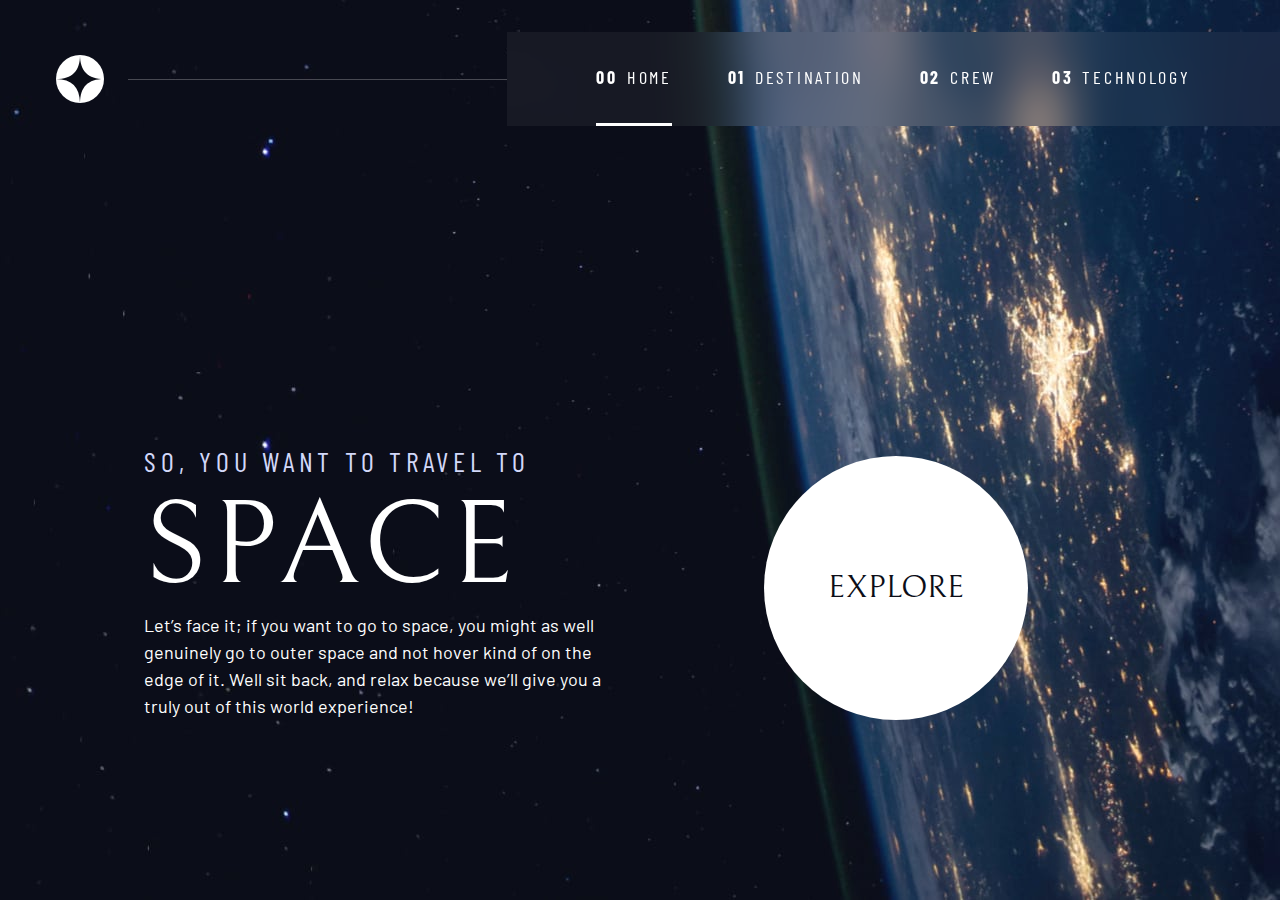
<file: index.html>
<!DOCTYPE html>
<html lang="en">

<head>
    <meta charset="UTF-8">
    <meta http-equiv="X-UA-Compatible" content="IE=edge">
    <meta name="viewport" content="width=device-width, initial-scale=1.0">
    <!-- Google fonts -->
    <link rel="preconnect" href="https://fonts.googleapis.com">
    <link rel="preconnect" href="https://fonts.gstatic.com" crossorigin>
    <link
        href="https://fonts.googleapis.com/css2?family=Barlow+Condensed:wght@400;700&family=Bellefair&family=Barlow:wght@400;700&display=swap"
        rel="stylesheet">
    <link rel="stylesheet" href="index.css">
    <script src="index.js" defer></script>
    <title>Defie-6</title>
</head>

<body class="home">
    <a class="skip-to-content" href="#main">Skip to  content</a>
    <header class="primary-header flex">
        <div>
            <img src="./assets/shared/logo.svg" alt="space tourism logo" class="logo">
        </div>
        <button class="mobile-nav-toggle" aria-controls="primary-navigation"><span class="sr-only"
                aria-expanded="false">Menu</span></button>
        <nav>
            <ul id="primary-navigation" data-visible='false' class="primary-navigation active underline-indicators flex">
                <li class="active"><a class="ff-sans-cond uppercase text-white letter-spacing-2"
                        href="index.html"><span arira-hidden="true">00</span>Home</a>
                <li><a class="ff-sans-cond uppercase text-white letter-spacing-2"
                        href="destination.html"><span arira-hidden="true">01</span>Destination</a>
                <li><a class="ff-sans-cond uppercase text-white letter-spacing-2"
                        href="crew.html"><span arira-hidden="true">02</span>Crew</a>
                <li><a class="ff-sans-cond uppercase text-white letter-spacing-2"
                        href="technology.html"><span arira-hidden="true">03</span>Technology</a>
            </ul>
        </nav>
    </header>  

    
    <main id="main" class="grid-container grid-container--home">
        <div>
            <h1 class="text-accent fs-500 ff-sans-cond uppercase letter-spacing-1">So, you want to travel to
                <span class="fs-900 ff-serif text-white d-block"> Space</span>
            </h1>
            <p> Let’s face it; if you want to go to space, you might as well genuinely go to
                outer space and not hover kind of on the edge of it. Well sit back, and relax
                because we’ll give you a truly out of this world experience!
            </p>
        </div>
        <div>
            <a href="destination.html" class="large-button uppercase ff-serif text-dark bg-white">Explore</a>
        </div>
    </main>


</body>

</html>
</file>
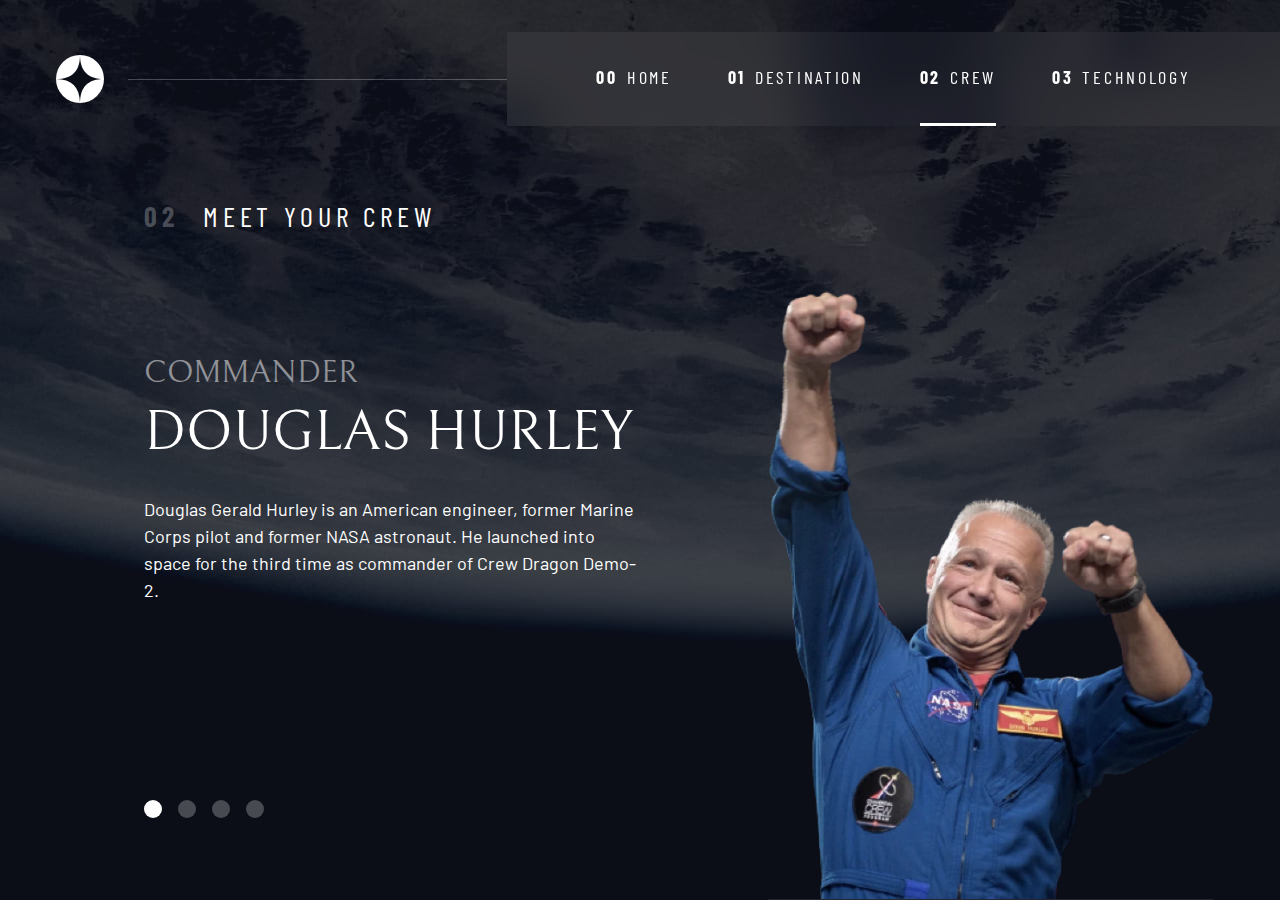
<file: crew.html>
<!DOCTYPE html>
<html lang="en">

<head>
    <meta charset="UTF-8">
    <meta http-equiv="X-UA-Compatible" content="IE=edge">
    <meta name="viewport" content="width=device-width, initial-scale=1.0">
    <!-- Google fonts -->
    <link rel="preconnect" href="https://fonts.googleapis.com">
    <link rel="preconnect" href="https://fonts.gstatic.com" crossorigin>
    <link
        href="https://fonts.googleapis.com/css2?family=Barlow+Condensed:wght@400;700&family=Bellefair&family=Barlow:wght@400;700&display=swap"
        rel="stylesheet">
    <link rel="stylesheet" href="index.css">
    <script src="index.js" defer></script>
    <script src="tabs.js" defer></script>
    <title>Crew</title>
</head>

<body class="crew">
    <a class="skip-to-content" href="#main">Skip to content</a>

    <header class="primary-header flex">
        <div>
            <img src="./assets/shared/logo.svg" alt="space tourism logo" class="logo">
        </div>
        <button class="mobile-nav-toggle" aria-controls="primary-navigation"><span class="sr-only"
                aria-expanded="false">Menu</span></button>
        <nav>
            <ul id="primary-navigation" data-visible='false'
                class="primary-navigation active underline-indicators flex">
                <li><a class="ff-sans-cond uppercase text-white letter-spacing-2" href="index.html"><span
                            arira-hidden="true">00</span>Home</a>
                <li><a class="ff-sans-cond uppercase text-white letter-spacing-2" href="destination.html"><span
                            arira-hidden="true">01</span>Destination</a>
                <li class="active"><a class="ff-sans-cond uppercase text-white letter-spacing-2" href="crew.html"><span
                            arira-hidden="true">02</span>Crew</a>
                <li><a class="ff-sans-cond uppercase text-white letter-spacing-2" href="technology.html"><span
                            arira-hidden="true">03</span>Technology</a>
            </ul>
        </nav>
    </header>

    <main id="main" class="grid-container grid-container--crew flow">
        <h1 class="numbered-title"><span aria-hidden="true">02</span> Meet your crew</h1>

        <div class="dot-indicators flex" role="tablist" aria-label="crew member list">
            <button aria-selected="true" aria-controls="commander-tab" role="tab" data-image="commander-image"
                tabindex="0"><span class="sr-only">The commander</span></button>
            <button aria-selected="false" aria-controls="mission-tab" role="tab" data-image="mission-image"
                tabindex="-1"><span class="sr-only">The mission specialist</span></button>
            <button aria-selected="false" aria-controls="pilot-tab" role="tab" data-image="pilot-image"
                tabindex="-1"><span class="sr-only">The pilot</span></button>
            <button aria-selected="false" aria-controls="crew-tab" role="tab" data-image="crew-image"
                tabindex="-1"><span class="sr-only">The crew engineer</span></button>
        </div>

        <!-- commander -->
        <article class="crew-details flow" id="commander-tab" role="tabpanel" tabindex="0">
            <header class="flow flow--space-small">
                <h2 class="fs-600 ff-serif uppercase">Commander</h2>
                <p class="fs-700 uppercase ff-serif">Douglas Hurley</p>
            </header>
            <p>Douglas Gerald Hurley is an American engineer, former Marine Corps pilot
                and former NASA astronaut. He launched into space for the third time as
                commander of Crew Dragon Demo-2.</p>
        </article>

        <!-- mission specialist -->
        <article hidden class="crew-details flow" id="mission-tab" role="tabpanel" tabindex="0">
            <header class="flow flow--space-small">
                <h2 class="fs-600 ff-serif uppercase">Mission Specialist</h2>
                <p class="fs-700 uppercase ff-serif">Mark SHuttleworth</p>
            </header>
            <p>Mark Richard Shuttleworth is the founder and CEO of Canonical, the company behind
                the Linux-based Ubuntu operating system. Shuttleworth became the first South
                African to travel to space as a space tourist.</p>
        </article>

        <!-- pilot -->
        <article hidden class="crew-details flow" id="pilot-tab" role="tabpanel" tabindex="0">
            <header class="flow flow--space-small">
                <h2 class="fs-600 ff-serif uppercase">Pilot</h2>
                <p class="fs-700 uppercase ff-serif">Victor Glover</p>
            </header>
            <p>Pilot on the first operational flight of the SpaceX Crew Dragon to the
                International Space Station. Glover is a commander in the U.S. Navy where
                he pilots an F/A-18.He was a crew member of Expedition 64, and served as a
                station systems flight engineer.</p>
        </article>

        <!-- engineer -->
        <article hidden class="crew-details flow" id="crew-tab" role="tabpanel" tabindex="0">
            <header class="flow flow--space-small">
                <h2 class="fs-600 ff-serif uppercase">Flight Engineer</h2>
                <p class="fs-700 uppercase ff-serif">Anousheh Ansari</p>
            </header>
            <p>Anousheh Ansari is an Iranian American engineer and co-founder of Prodea Systems.
                Ansari was the fourth self-funded space tourist, the first self-funded woman to
                fly to the ISS, and the first Iranian in space.</p>
        </article>


        <picture id="commander-image">
            <source srcset="assets/crew/image-douglas-hurley.webp" type="image/webp">
            <img src="assets/crew/image-douglas-hurley.png" alt="Douglas Hurley">
        </picture>
        <picture hidden id="mission-image">
            <source srcset="assets/crew/image-mark-shuttleworth.webp" type="image/webp">
            <img src="assets/crew/image-mark-shuttleworth.png" alt="Douglas Hurley">
        </picture>
        <picture hidden id="pilot-image">
            <source srcset="assets/crew/image-victor-glover.webp" type="image/webp">
            <img src="assets/crew/image-victor-glover.png" alt="Douglas Hurley">
        </picture>
        <picture hidden id="crew-image">
            <source srcset="assets/crew/image-anousheh-ansari.webp" type="image/webp">
            <img src="assets/crew/image-anousheh-ansari.png" alt="Douglas Hurley">
        </picture>
    </main>
</body>

</html>
</file>
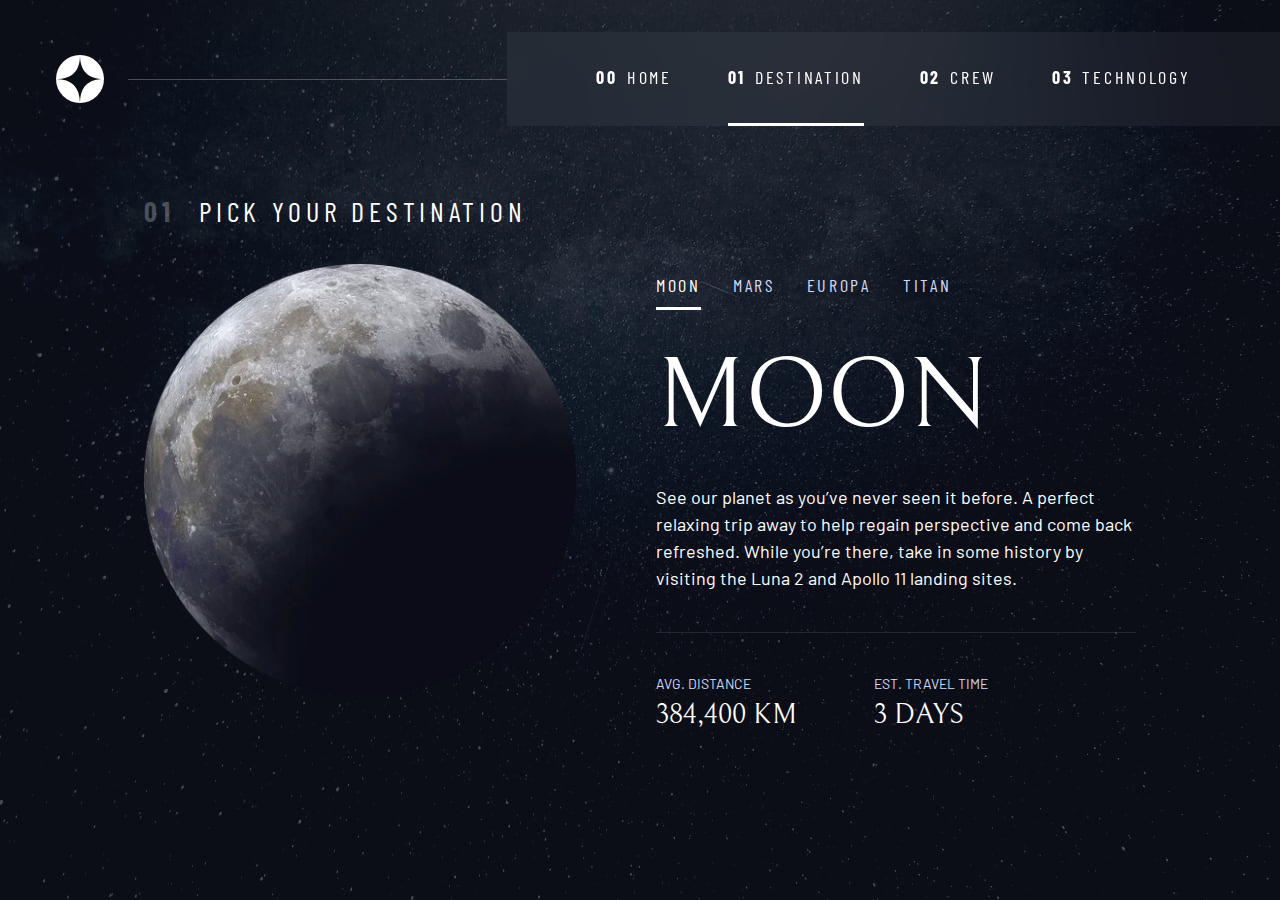
<file: destination.html>
<!DOCTYPE html>
<html lang="en">

<head>
    <meta charset="UTF-8">
    <meta name="viewport" content="width=device-width, initial-scale=1.0">

    <link rel="icon" type="image/png" sizes="32x32" href="./assets/favicon-32x32.png">
    <!-- Google fonts -->
    <link rel="preconnect" href="https://fonts.googleapis.com">
    <link rel="preconnect" href="https://fonts.gstatic.com" crossorigin>
    <link
        href="https://fonts.googleapis.com/css2?family=Barlow+Condensed:wght@400;700&family=Bellefair&family=Barlow:wght@400;700&display=swap"
        rel="stylesheet">

    <!-- Our custom CSS -->
    <link rel="stylesheet" href="index.css">
    <title>Frontend Mentor | Space tourism website</title>
    <script src="index.js" defer></script>
    <script src="tabs.js" defer></script>
</head>

<body class="destination">
    <a class="skip-to-content" href="#main">Skip to content</a>
    <header class="primary-header flex">
        <div>
            <img src="./assets/shared/logo.svg" alt="space tourism logo" class="logo">
        </div>
        <button class="mobile-nav-toggle" aria-controls="primary-navigation"><span class="sr-only"
                aria-expanded="false">Menu</span></button>
        <nav>
            <ul id="primary-navigation" data-visible="false"
                class="primary-navigation active underline-indicators flex">
                <li><a class="ff-sans-cond uppercase text-white letter-spacing-2" href="index.html"><span
                            aria-hidden="true">00</span>Home</a>
                <li class="active"><a class="ff-sans-cond uppercase text-white letter-spacing-2" href="destination.html"><span
                            aria-hidden="true">01</span>Destination</a>
                <li><a class="ff-sans-cond uppercase text-white letter-spacing-2" href="crew.html"><span
                            aria-hidden="true">02</span>Crew</a>
                <li><a class="ff-sans-cond uppercase text-white letter-spacing-2" href="technology.html"><span
                            aria-hidden="true">03</span>Technology</a>
            </ul>
        </nav>
    </header>

    <main id="main" class="grid-container grid-container--destination flow">
        <h1 class="numbered-title"><span aria-hidden="true">01</span> Pick your destination</h1>

        <picture id="moon-image">
            <source srcset="assets/destination/image-moon.webp" type="image/webp">
            <img src="assets/destination/image-moon.png" alt="the moon">
        </picture>
        <picture hidden id="mars-image">
            <source srcset="assets/destination/image-mars.webp" type="image/webp">
            <img src="assets/destination/image-mars.png" alt="the planet mars">
        </picture>
        <picture hidden id="europa-image">
            <source srcset="assets/destination/image-europa.webp" type="image/webp">
            <img src="assets/destination/image-europa.png" alt="the planet europa">
        </picture>
        <picture hidden id="titan-image">
            <source srcset="assets/destination/image-titan.webp" type="image/webp">
            <img src="assets/destination/image-titan.png" alt="the moon titan">
        </picture>


        <div class="tab-list underline-indicators flex" role="tablist" aria-label="destination list">
            <button aria-selected="true" role="tab" aria-controls="moon-tab"
                class="uppercase ff-sans-cond text-accent letter-spacing-2" tabindex="0"
                data-image="moon-image">Moon</button>
            <button aria-selected="false" role="tab" aria-controls="mars-tab"
                class="uppercase ff-sans-cond text-accent letter-spacing-2" tabindex="-1"
                data-image="mars-image">Mars</button>
            <button aria-selected="false" role="tab" aria-controls="europa-tab"
                class="uppercase ff-sans-cond text-accent letter-spacing-2" tabindex="-1"
                data-image="europa-image">Europa</button>
            <button aria-selected="false" role="tab" aria-controls="titan-tab"
                class="uppercase ff-sans-cond text-accent letter-spacing-2" tabindex="-1"
                data-image="titan-image">Titan</button>
        </div>

        <!-- The moon -->
        <article class="destination-info flow" id="moon-tab" tabindex="0" role="tabpanel">
            <h2 class="fs-800 uppercase ff-serif">Moon</h2>

            <p>See our planet as you’ve never seen it before. A perfect relaxing trip away to help
                regain perspective and come back refreshed. While you’re there, take in some history
                by visiting the Luna 2 and Apollo 11 landing sites.</p>

            <div class="destination-meta flex">
                <div>
                    <h3 class="text-accent fs-200 uppercase">Avg. distance</h3>
                    <p class="ff-serif uppercase">384,400 km</p>
                </div>
                <div>
                    <h3 class="text-accent fs-200 uppercase">Est. travel time</h3>
                    <p class="ff-serif uppercase">3 days</p>
                </div>
            </div>
        </article>

        <!-- Mars -->
        <article hidden class="destination-info flow" id="mars-tab" tabindex="0" role="tabpanel">
            <h2 class="fs-800 uppercase ff-serif">Mars</h2>

            <p>Don’t forget to pack your hiking boots. You’ll need them to tackle Olympus Mons,
                the tallest planetary mountain in our solar system. It’s two and a half times
                the size of Everest!</p>

            <div class="destination-meta flex">
                <div>
                    <h3 class="text-accent fs-200 uppercase">Avg. distance</h3>
                    <p class="ff-serif uppercase">225 mil. km</p>
                </div>
                <div>
                    <h3 class="text-accent fs-200 uppercase">Est. travel time</h3>
                    <p class="ff-serif uppercase">9 months</p>
                </div>
            </div>
        </article>

        <!-- Europa -->
        <article hidden class="destination-info flow" id="europa-tab" tabindex="0" role="tabpanel">
            <h2 class="fs-800 uppercase ff-serif">Europa</h2>

            <p>The smallest of the four Galilean moons orbiting Jupiter, Europa is a
                winter lover’s dream. With an icy surface, it’s perfect for a bit of
                ice skating, curling, hockey, or simple relaxation in your snug
                wintery cabin.</p>
            <div class="destination-meta flex">
                <div>
                    <h3 class="text-accent fs-200 uppercase">Avg. distance</h3>
                    <p class="ff-serif uppercase">628 mil. km</p>
                </div>
                <div>
                    <h3 class="text-accent fs-200 uppercase">Est. travel time</h3>
                    <p class="ff-serif uppercase">3 years</p>
                </div>
            </div>
        </article>

        <!-- Titan -->
        <article hidden class="destination-info flow" id="titan-tab" tabindex="0" role="tabpanel">
            <h2 class="fs-800 uppercase ff-serif">Titan</h2>

            <p>The only moon known to have a dense atmosphere other than Earth, Titan
                is a home away from home (just a few hundred degrees colder!). As a
                bonus, you get striking views of the Rings of Saturn.</p>

            <div class="destination-meta flex">
                <div>
                    <h3 class="text-accent fs-200 uppercase">Avg. distance</h3>
                    <p class="ff-serif uppercase">1.6 bil. km</p>
                </div>
                <div>
                    <h3 class="text-accent fs-200 uppercase">Est. travel time</h3>
                    <p class="ff-serif uppercase">7 years</p>
                </div>
            </div>
        </article>
    </main>

</body>

</html>
</file>
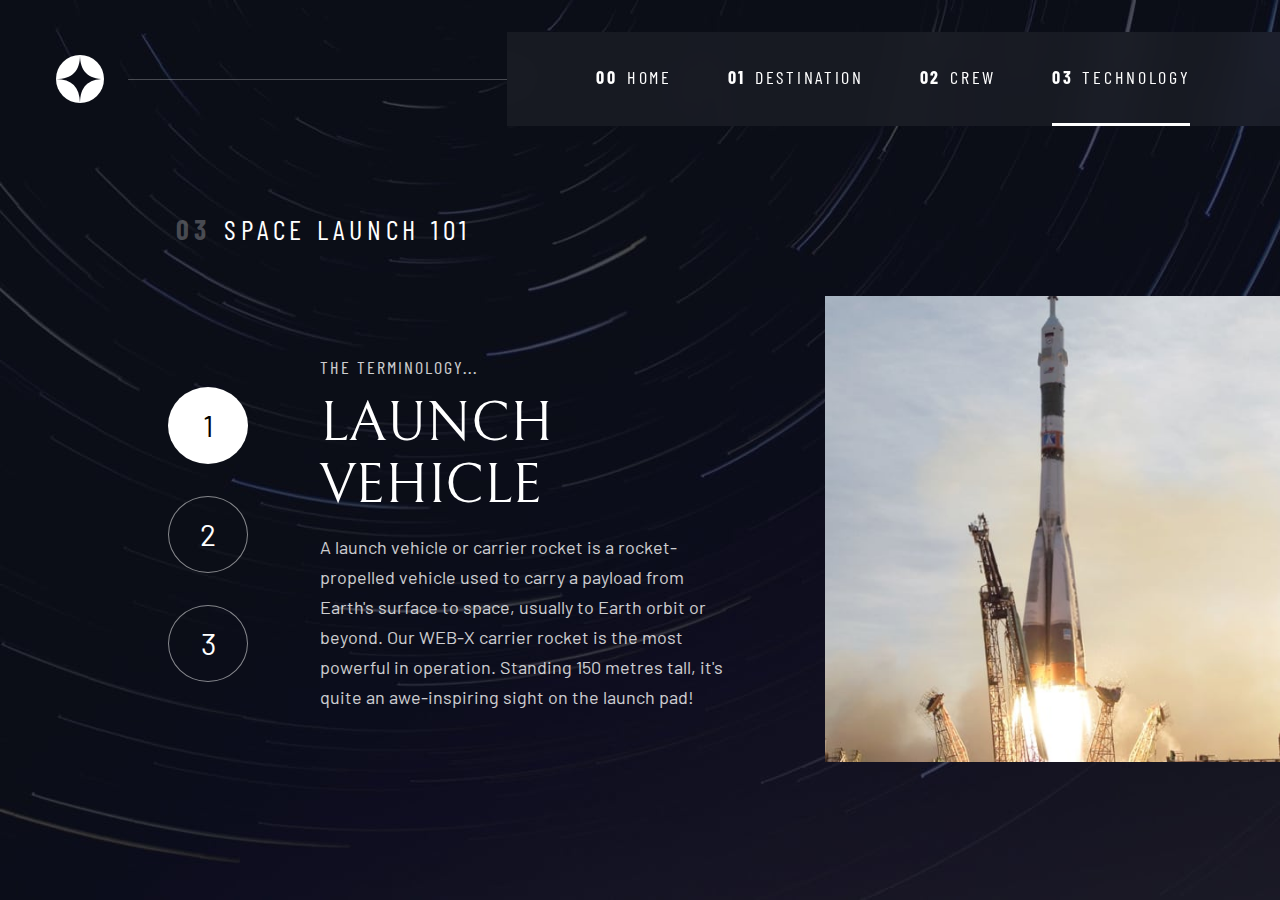
<file: technology.html>
<!DOCTYPE html>
<html lang="en">

<head>
    <meta charset="UTF-8">
    <meta http-equiv="X-UA-Compatible" content="IE=edge">
    <meta name="viewport" content="width=device-width, initial-scale=1.0">
    <!-- Google fonts -->
    <link rel="preconnect" href="https://fonts.googleapis.com">
    <link rel="preconnect" href="https://fonts.gstatic.com" crossorigin>
    <link
        href="https://fonts.googleapis.com/css2?family=Barlow+Condensed:wght@400;700&family=Bellefair&family=Barlow:wght@400;700&display=swap"
        rel="stylesheet">
    <link rel="stylesheet" href="index.css">
    <script src="index.js" defer></script>
    <script src="tabs.js" defer></script>
    <title>Technology</title>
</head>

<body class="technology">
    <a class="skip-to-content" href="#main">Skip to content</a>
    <header class="primary-header flex">
        <div>
            <img src="./assets/shared/logo.svg" alt="space tourism logo" class="logo">
        </div>
        <button class="mobile-nav-toggle" aria-controls="primary-navigation"><span class="sr-only"
                aria-expanded="false">Menu</span></button>
        <nav>
            <ul id="primary-navigation" data-visible='false'
                class="primary-navigation active underline-indicators flex">
                <li><a class="ff-sans-cond uppercase text-white letter-spacing-2" href="index.html"><span
                            arira-hidden="true">00</span>Home</a>
                <li><a class="ff-sans-cond uppercase text-white letter-spacing-2" href="destination.html"><span
                            arira-hidden="true">01</span>Destination</a>
                <li><a class="ff-sans-cond uppercase text-white letter-spacing-2" href="crew.html"><span
                            arira-hidden="true">02</span>Crew</a>
                <li class="active"><a class="ff-sans-cond uppercase text-white letter-spacing-2"
                        href="technology.html"><span arira-hidden="true">03</span>Technology</a>
            </ul>
        </nav>
    </header>

    <div class="technology-container">
        <main id="main" class="grid-container grid-container--technology flex">
            <h1 class="numbered-title technology-title"><span aria-hidden="true">03</span>Space launch 101</h1>
    
            <picture id="vehicle-image" class="tehcnology-picture">
                <source srcset="assets/technology/image-launch-vehicle-landscape.jpg" type="image">
                <img src="assets/technology/image-launch-vehicle-portrait.jpg" alt="launch-vehicle">
            </picture>
            <picture hidden id="spaceport-image" class="tehcnology-picture">
                <source srcset="assets/technology/image-spaceport-landscape.jpg" type="image">
                <img src="assets/technology/image-spaceport-portrait.jpg" alt="spaceport">
            </picture>
            <picture hidden id="capsule-image" class="tehcnology-picture">
                <source srcset="assets/technology/image-space-capsule-landscape.jpg" type="image">
                <img src="assets/technology/image-space-capsule-portrait.jpg" alt="space capsule">
            </picture>
    
      
                <div class="dot-indicators dot-technology flex" role="tablist" aria-label="technology member list">
                    <button class="technology-button" aria-selected="true" aria-controls="vehicle-tab" role="tab"
                        data-image="vehicle-image" tabindex="0"><span class="sr-only">The terminology... </span>1</button>
                    <button class="technology-button" aria-selected="false" aria-controls="spaceport-tab" role="tab"
                        data-image="spaceport-image" tabindex="-1"><span class="sr-only">The terminology...
                        </span>2</button>
                    <button class="technology-button" aria-selected="false" aria-controls="capsule-tab" role="tab"
                        data-image="capsule-image" tabindex="-1"><span class="sr-only">The terminology... </span>3</button>
                </div>
    
                <!-- commander -->
               
                <article class="crew-details technology-detail flow" id="vehicle-tab" role="tabpanel" tabindex="0">
                    <header class="flow flow--space-small">
                        <span class="technology-span fs-600 ff-serif uppercase"> The terminology... </span>
                        <p class="fs-700 uppercase ff-serif">Launch vehicle</p>
                    </header>
                    <p> A launch vehicle or carrier rocket is a rocket-propelled vehicle used to carry a payload from
                        Earth's
                        surface to space, usually to Earth orbit or beyond. Our WEB-X carrier rocket is the most powerful in
                        operation. Standing 150 metres tall, it's quite an awe-inspiring sight on the launch pad!</p>
                </article>
    
                <!-- mission specialist -->
                <article hidden class="crew-details technology-detail flow" id="spaceport-tab" role="tabpanel" tabindex="0">
                    <header class="flow flow--space-small">
                        <span class="technology-span fs-600 ff-serif uppercase">The terminology... </span>
                        <p class="fs-700 uppercase ff-serif">Spaceport</p>
                    </header>
                    <p>A spaceport or cosmodrome is a site for launching (or receiving) spacecraft, by analogy to the
                        seaport
                        for ships or airport for aircraft. Based in the famous Cape Canaveral, our spaceport is ideally
                        situated
                        to take advantage of the Earth’s rotation for launch.</p>
                </article>
    
                <!-- pilot -->
                <article hidden class="crew-details technology-detail flow" id="capsule-tab" role="tabpanel" tabindex="0">
                    <header class="flow flow--space-small">
                        <span class="technology-span fs-600 ff-serif uppercase">The terminology... </span>
                        <p class="fs-700 uppercase ff-serif">Space capsule</p>
                    </header>
                    <p>A space capsule is an often-crewed spacecraft that uses a blunt-body reentry capsule to reenter the
                        Earth's atmosphere without wings. Our capsule is where you'll spend your time during the flight. It
                        includes a space gym, cinema, and plenty of other activities to keep you entertained.</p>
                </article>

        </main>
    </div>
   

</body>

</html>
</file>
<file: index.css>
/* ------------------- */
/* Custom properties   */
/* ------------------- */

:root {
    /* colors */
    --clr-dark: 230 35% 7%;
    --clr-light: 231 77% 90%;
    --clr-white: 0 0% 100%;
    
    /* font-sizes */
    --fs-900: clamp(5rem, 8vw + 1rem, 9.375rem);
    --fs-800: 3.5rem;
    --fs-700: 1.5rem;
    --fs-600: 1rem;
    --fs-500: 1rem;
    --fs-400: 0.9375rem;
    --fs-300: 1rem;
    --fs-200: 0.875rem;
    
    /* font-families */
    --ff-serif: "Bellefair", serif;
    --ff-sans-cond: "Barlow Condensed", sans-serif;
    --ff-sans-normal: "Barlow", sans-serif;
}

@media (min-width: 35em) {
    :root {
        --fs-800: 5rem;
        --fs-700: 2.5rem;
        --fs-600: 1.5rem;
        --fs-500: 1.25rem;
        --fs-400: 1rem;
    }
}

@media (min-width: 45em) {
    :root {
        /* font-sizes */
        --fs-800: 6.25rem;
        --fs-700: 3.5rem;
        --fs-600: 2rem;
        --fs-500: 1.75rem;
        --fs-400: 1.125rem;
    }
}


/* ------------------- */
/* Reset               */
/* ------------------- */

/* https://piccalil.li/blog/a-modern-css-reset/ */

/* Box sizing */
*,
*::before,
*::after {
    box-sizing: border-box;
}

/* Reset margins */
body,
h1,
h2,
h3,
h4,
h5,
p,
figure,
picture {
    margin: 0; 
}

h1,
h2,
h3,
h4,
h5,
h6,
p {
    font-weight: 400;
}

/* set up the body */
body {
    font-family: var(--ff-sans-normal);
    font-size: var(--fs-400);
    color: hsl( var(--clr-white) );
    background-color: hsl( var(--clr-dark) );
    line-height: 1.5;
    min-height: 100vh;
    
    display: grid;
    grid-template-rows: min-content 1fr;
    
    overflow-x: hidden;
}

/* make images easier to work with */
img,
picutre {
    max-width: 100%;
    display: block;
}

/* make form elements easier to work with */
input,
button,
textarea,
select {
    font: inherit;
}

/* remove animations for people who've turned them off */
@media (prefers-reduced-motion: reduce) {  
  *,
  *::before,
  *::after {
    animation-duration: 0.01ms !important;
    animation-iteration-count: 1 !important;
    transition-duration: 0.01ms !important;
    scroll-behavior: auto !important;
  }
}


/* ------------------- */
/* Utility classes     */
/* ------------------- */

/* general */

.flex {
    display: flex;
    gap: var(--gap, 1rem);
}

.grid {
    display: grid;
    gap: var(--gap, 1rem);
}

.d-block {
    display: block;
}

.flow > *:where(:not(:first-child)) {
    margin-top: var(--flow-space, 1rem);
}

.flow--space-small {
    --flow-space: .75rem;
}

.container {
    padding-inline: 2em;
    margin-inline: auto;
    max-width: 80rem;
}

.sr-only {
  position: absolute; 
  width: 1px;
  height: 1px;
  padding: 0;
  margin: -1px; 
  overflow: hidden;
  clip: rect(0, 0, 0, 0);
  white-space: nowrap; /* added line */
  border: 0;
}

.skip-to-content {
    position: absolute;
    z-index: 9999;
    background: hsl( var(--clr-white) );
    color: hsl( var(--clr-dark) ); 
    padding: .5em 1em;
    margin-inline: auto;
    transform: translateY(-100%);
    transition: transform 250ms ease-in;
}

.skip-to-content:focus {
    transform: translateY(0);
}

/* colors */

.bg-dark { background-color: hsl( var(--clr-dark) );}
.bg-accent { background-color: hsl( var(--clr-light) );}
.bg-white { background-color: hsl( var(--clr-white) );}

.text-dark { color: hsl( var(--clr-dark) );}
.text-accent { color: hsl( var(--clr-light) );}
.text-white { color: hsl( var(--clr-white) );}

/* typography */

.ff-serif { font-family: var(--ff-serif); } 
.ff-sans-cond { font-family: var(--ff-sans-cond); } 
.ff-sans-normal { font-family: var(--ff-sans-normal); } 

.letter-spacing-1 { letter-spacing: 4.75px; } 
.letter-spacing-2 { letter-spacing: 2.7px; } 
.letter-spacing-3 { letter-spacing: 2.35px; } 

.uppercase { text-transform: uppercase; }

.fs-900 { font-size: var(--fs-900); }
.fs-800 { font-size: var(--fs-800); }
.fs-700 { font-size: var(--fs-700); }
.fs-600 { font-size: var(--fs-600); }
.fs-500 { font-size: var(--fs-500); }
.fs-400 { font-size: var(--fs-400); }
.fs-300 { font-size: var(--fs-300); }
.fs-200 { font-size: var(--fs-200); }

.fs-900,
.fs-800,
.fs-700,
.fs-600 {
    line-height: 1.1;
}

.numbered-title {
    font-family: var(--ff-sans-cond);
    font-size: var(--fs-500);
    text-transform: uppercase;
    letter-spacing: 4.72px; 
}

.numbered-title span {
    margin-right: .5em;
    font-weight: 700;
    color: hsl( var(--clr-white) / .25);
}


/* ------------------- */
/* Compontents         */
/* ------------------- */

.large-button {
    font-size: 2rem;
    position: relative;
    z-index: 1;
    display: inline-grid;
    place-items: center;
    padding: 0 2em;
    border-radius: 50%;
    aspect-ratio: 1;
    text-decoration: none;
}

.large-button::after {
    content: '';
    position: absolute;
    z-index: -1;
    width: 100%;
    height: 100%;
    background: hsl( var(--clr-white) / .1);
    border-radius: 50%;
    opacity: 0;
    transition: opacity 500ms linear, transform 750ms ease-in-out;
}
 
.large-button:hover::after,
.large-button:focus::after {
    opacity: 1;
    transform: scale(1.5);
}

/* primary-header */

.logo {
    margin: 1.5rem clamp(1.5rem, 5vw, 3.5rem);
}

.primary-header {
    justify-content: space-between;
    align-items: center;
}

.primary-navigation {
    --gap: clamp(1.5rem, 5vw, 3.5rem);
    --underline-gap: 2rem;
    list-style: none;
    padding: 0;
    margin: 0;
    background: hsl( var(--clr-white) / 0.05);
    backdrop-filter: blur(1.5rem);
}

.primary-navigation a {
    text-decoration: none;
}

.primary-navigation a > span {
    font-weight: 700;
    margin-right: .5em;
}

.mobile-nav-toggle {
    display: none;
    cursor: pointer;
}

@media (max-width: 35rem) {
    .primary-navigation {
        --underline-gap: .5rem;
        position: fixed;
        z-index: 1000;
        inset: 0 0 0 30%;
        list-style: none;
        padding: min(20rem, 15vh) 2rem;
        margin: 0;
        flex-direction: column;
        transform: translateX(100%);
        transition: transform 500ms ease-in-out;
    }
    
    .primary-navigation.active {
        transform: translateX(0);
    }
    
    .primary-navigation.underline-indicators > .active {
        border: 0;
     }
    
    .mobile-nav-toggle {
        display: block;
        position: absolute;
        z-index: 2000;
        right: 1rem;
        top: 2rem;
        background: transparent;
        background-image: url(./assets/shared/icon-hamburger.svg);
        background-repeat: no-repeat;
        background-position: center;
        width: 1.5rem;
        aspect-ratio: 1;
        border: 0;
    }
    
    .mobile-nav-toggle[aria-expanded="true"] {
        background-image: url(./assets/shared/icon-close.svg);
    }
    
    .mobile-nav-toggle:focus-visible {
        outline: 5px solid white;
        outline-offset: 5px;
    }
    
}

@media (min-width: 35em) {
    .primary-navigation {
        padding-inline: clamp(3rem, 7vw, 7rem);
    }
}

@media (min-width: 35em) and (max-width: 44.999em) {
    .primary-navigation a > span {
        display: none;
    }
}

@media (min-width: 45em) {
    
     .primary-header::after {
         content: '';
         display: block;
         position: relative;
         height: 1px;
         width: 100%;
         margin-right: -2.5rem;
         background: hsl( var(--clr-white) / .25);
         order: 1;
     }
     
    nav {
        order: 2;
    }
    
    .primary-navigation {
        margin-block: 2rem;
    }
    
   
}


.underline-indicators > * {
    cursor: pointer;
    padding: var(--underline-gap, .5rem) 0;
    border: 0;
    border-bottom: .2rem solid hsl( var(--clr-white) / 0 );
    background-color: transparent;
}

.underline-indicators > *:hover,
.underline-indicators > *:focus {
    border-color: hsl( var(--clr-white) / .5);
}

.underline-indicators > .active,
.underline-indicators > [aria-selected="true"] {
    color: hsl( var(--clr-white) / 1);
    border-color: hsl( var(--clr-white) / 1); 
}

.tab-list {
    --gap: 2rem;
}

.dot-indicators > * {
    cursor: pointer;
    border: 0;
    border-radius: 50%;
    padding: .5em;
    background-color: hsl( var(--clr-white) / .25);
}
 
.dot-indicators > *:hover,
.dot-indicators > *:focus { 
    background-color: hsl( var(--clr-white) / .5);
}

.dot-indicators > [aria-selected="true"] {
    background-color: hsl( var(--clr-white) / 1);
    color: black; 
}


/* ----------------------------- */
/* Page specific background      */
/* ----------------------------- */
body {
    background-size: cover;
    background-position: bottom center;
}
/* home */
.home {
    background-image: url(./assets/home/background-home-mobile.jpg);
}

@media (min-width: 35rem) {
    .home {
        background-position: center center;
        background-image: url(./assets/home/background-home-tablet.jpg);
    }
}

@media (min-width: 45rem) {
    .home {
        background-image: url(./assets/home/background-home-desktop.jpg);
    }
} 

/* destination */
.destination {
    background-image: url(./assets/destination/background-destination-mobile.jpg);
}

@media (min-width: 35rem) {
    .destination {
        background-position: center center;
        background-image: url(./assets/destination/background-destination-tablet.jpg);
    }
}

@media (min-width: 45rem) {
    .destination {
        background-image: url(./assets/destination/background-destination-desktop.jpg);
    }
} 

/* crew */
.crew {
    background-image: url(./assets/crew/background-crew-mobile.jpg);
}

@media (min-width: 35rem) {
    .crew {
        background-position: center center;
        background-image: url(./assets/crew/background-crew-tablet.jpg);
    }
}

@media (min-width: 45rem) {
    .crew {
        background-image: url(./assets/crew/background-crew-desktop.jpg);
    }
} 

/* technology */
.technology {
    background-image: url(./assets/technology/background-technology-mobile.jpg);
}

@media (min-width: 35rem) {
    .technology {
        background-position: center center;
        background-image: url(./assets/technology/background-technology-tablet.jpg);
    }
}

@media (min-width: 45rem) {
    .technology {
        background-image: url(./assets/technology/background-technology-desktop.jpg);
    }
} 

/* ----------------------------- */
/* Layout                        */
/* ----------------------------- */


.grid-container {
    text-align: center;
    display: grid;
    place-items: center;
    padding-inline: 1rem;
    padding-bottom: 4rem;
}

.grid-container p:not([class]) {
    max-width: 50ch;
}

.numbered-title {
    grid-area: title;
}

/* destination layout */

.grid-container--destination {
    --flow-space: 2rem;
    grid-template-areas: 
        'title'
        'image'
        'tabs'
        'content';
}

.grid-container--destination > picture {
    grid-area: image;
    max-width: 60%;
    align-self: start;
}

.grid-container--destination > .tab-list {
    grid-area: tabs;
}

.grid-container--destination > .destination-info {
    grid-area: content;
}

.destination-meta {
    flex-direction: column;
    border-top: 1px solid hsl( var(--clr-white) / .1);
    padding-top: 2.5rem;
    margin-top: 2.5rem;
}

.destination-meta p {
    font-size: 1.75rem;
}

/* crew layout */

.grid-container--crew {
    --flow-space: 2rem;
    grid-template-areas: 
        'title'
        'image'
        'tabs'
        'content';
}

.grid-container--crew > picture {
    grid-area: image;
    max-width: 60%;
    border-bottom: 1px solid hsl( var(--clr-white) / .1);
}

.grid-container--crew > .dot-indicators {
    grid-area: tabs;
}

.grid-container--crew > .crew-details {
    grid-area: content;
}

.crew-details h2 {
    color: hsl( var(--clr-white) / .5);
}

@media (min-width: 35em) {
    .numbered-title {
        justify-self: start;
        margin-top: 2rem;
    }
    
    .destination-meta {
        flex-direction: row;
        justify-content: space-evenly;
    }
    
    .grid-container--crew {
        padding-bottom: 0;
        grid-template-areas: 
            'title'
            'content'
            'tabs'
            'image';
    }

    .grid-container--technology {
        justify-content: center;
     }

     .grid-container--technology > picture img{
        height: 310px !important;
        margin-top: 7rem !important;
    }

    .technology-title{
        position: absolute;
        top:0;
        left: 0;
        margin-top: 9rem;
        margin-left: 2rem; 
    }
    
}

@media (min-width: 45em) {
    .grid-container {
        text-align: left;
        column-gap: var(--container-gap, 2rem);
        grid-template-columns: minmax(1rem, 1fr) repeat(2, minmax(0, 30rem)) minmax(1rem, 1fr);
    }
    
    .grid-container--home {
        padding-bottom: max(6rem, 20vh);
        align-items: end;
    }
    
    .grid-container--home > *:first-child {
        grid-column: 2;
    }

    .grid-container--home > *:last-child {
        grid-column: 3;
    }
    
    .grid-container--destination {
        justify-items: start;
        align-content: start;
        grid-template-areas: 
            '. title title .'
            '. image tabs .'
            '. image content .';
    }
    
    .grid-container--destination > picture{
        max-width: 90%;
    }
     
    .destination-meta {
        --gap: min(6vw, 6rem);
        justify-content: start;
    }
    
    .grid-container--crew {
        grid-template-columns: minmax(1rem, 1fr) minmax(0, 37rem) minmax(0, 23rem) minmax(1rem, 1fr);
        justify-items: start;
        grid-template-areas: 
            '. title title .'
            '. content image .'
            '. tabs image .';
    }
       
    .grid-container--crew > picture {
        grid-column: span 2;
        align-self: end;
        max-width: 90%;
    }

    .grid-container--technology {
        flex-direction: row-reverse !important;
        justify-content: space-between !important;
        margin-top: 0 !important;
     }

     .grid-container--technology > picture{
        height: auto !important;
        max-width:100% !important;
    }

     .grid-container--technology > picture img{
        height: auto !important;
        width: 100%!important;
        margin-top:0 !important;
    }

    .technology-button{
        width: 80px !important;
        height: 80px !important;
        font-size: 30px;
        margin: .5rem;
    }

    .dot-technology{
        position: absolute;
        left: 0;
        margin-left: 10rem;
        height: 300px;
        margin-bottom: 3rem;
       flex-direction: column;
       justify-content: space-between;
    }

    .technology-title{
        margin-left: 11rem;
        margin-top: 13rem;
    }

    .technology-detail{
        max-width: 550px;
        height: auto;
        left: 0;
        margin-left: 18rem;
    }
    .technology-span{
        font-size: 18px;
        letter-spacing: 2px;
    }

    .technology-detail > p{
        padding-right: 2rem;
    }

}

/* technology layout */
.grid-container--technology {
   display: flex;
   flex-direction: column;
   padding: 0 !important;
}

.technology-container{
    display: flex;
    justify-content: space-evenly;
}

.technology-button{
    display: flex;
    width: 40px;
    height: 40px;
    background: transparent;
    color: white;
    border: 1px solid rgba(255, 255, 255, 0.501);
    justify-content: center;
    align-items: center;
    align-content: center;
}

.grid-container--technology > picture img{
    height: 170px;
    width: 100vw ;
    margin-top: 2rem;
}

.technology-span{
    color: var(--clr-light);
    opacity: .8;
    font-family: var(--ff-sans-cond);
}

.dot-technology{
    margin-top: 3rem !important;
}

.technology-detail{
    margin-top: .5rem;
    padding: 2rem;
}

.technology-detail > p{
    line-height: 30px;
    opacity: .8;
}
</file>
